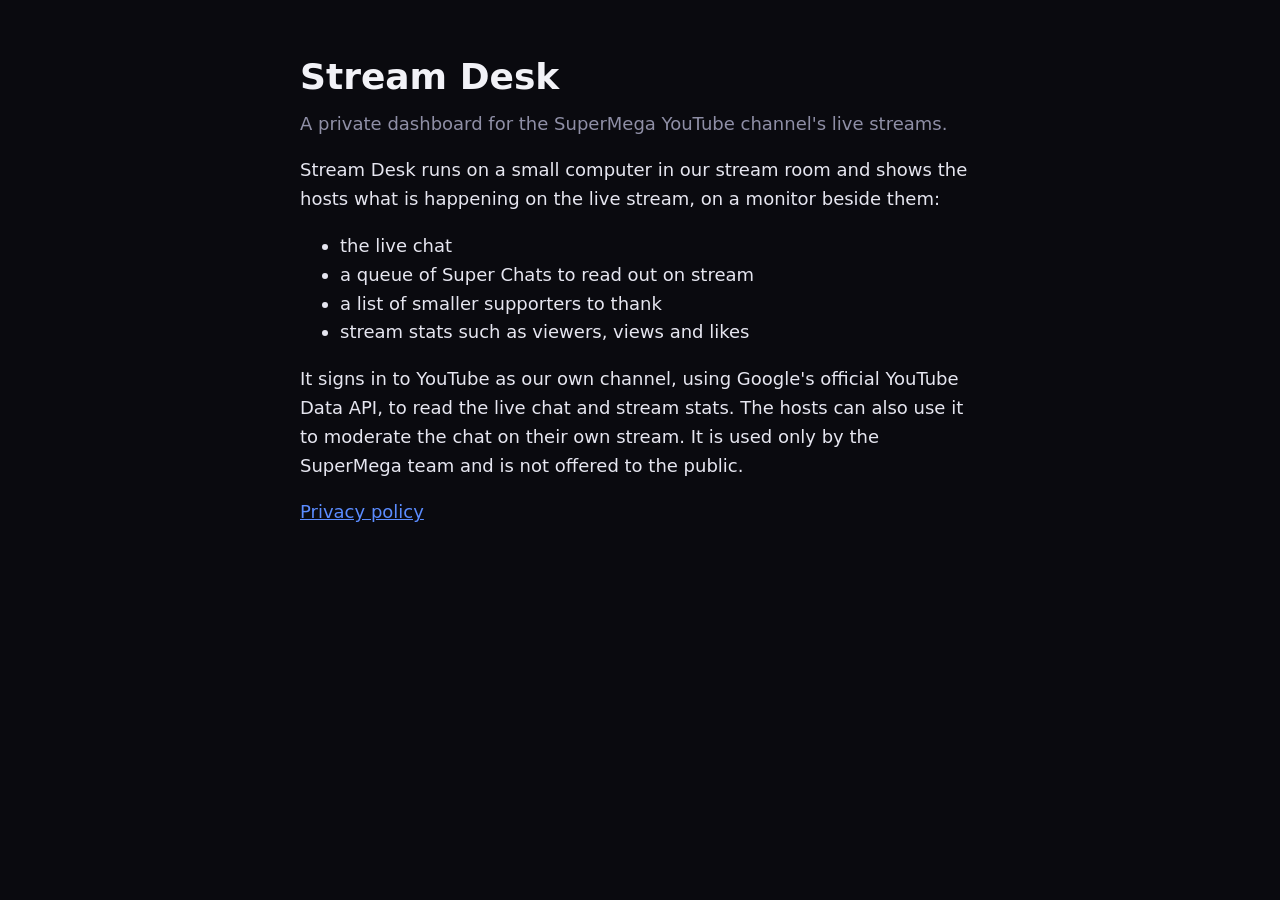
<file: index.html>
<!doctype html>
<html lang="en">
<head>
  <meta charset="utf-8">
  <meta name="viewport" content="width=device-width, initial-scale=1">
  <title>Stream Desk</title>
  <meta name="description" content="Stream Desk is a private live-stream dashboard for the SuperMega YouTube channel.">
  <link rel="stylesheet" href="style.css">
</head>
<body>
  <main>
    <h1>Stream Desk</h1>
    <p class="lead">A private dashboard for the SuperMega YouTube channel's live streams.</p>

    <p>Stream Desk runs on a small computer in our stream room and shows the hosts what is happening on the live stream, on a monitor beside them:</p>
    <ul>
      <li>the live chat</li>
      <li>a queue of Super Chats to read out on stream</li>
      <li>a list of smaller supporters to thank</li>
      <li>stream stats such as viewers, views and likes</li>
    </ul>

    <p>It signs in to YouTube as our own channel, using Google's official YouTube Data API, to read the live chat and stream stats. The hosts can also use it to moderate the chat on their own stream. It is used only by the SuperMega team and is not offered to the public.</p>

    <p><a href="privacy.html">Privacy policy</a></p>
  </main>
</body>
</html>
</file>
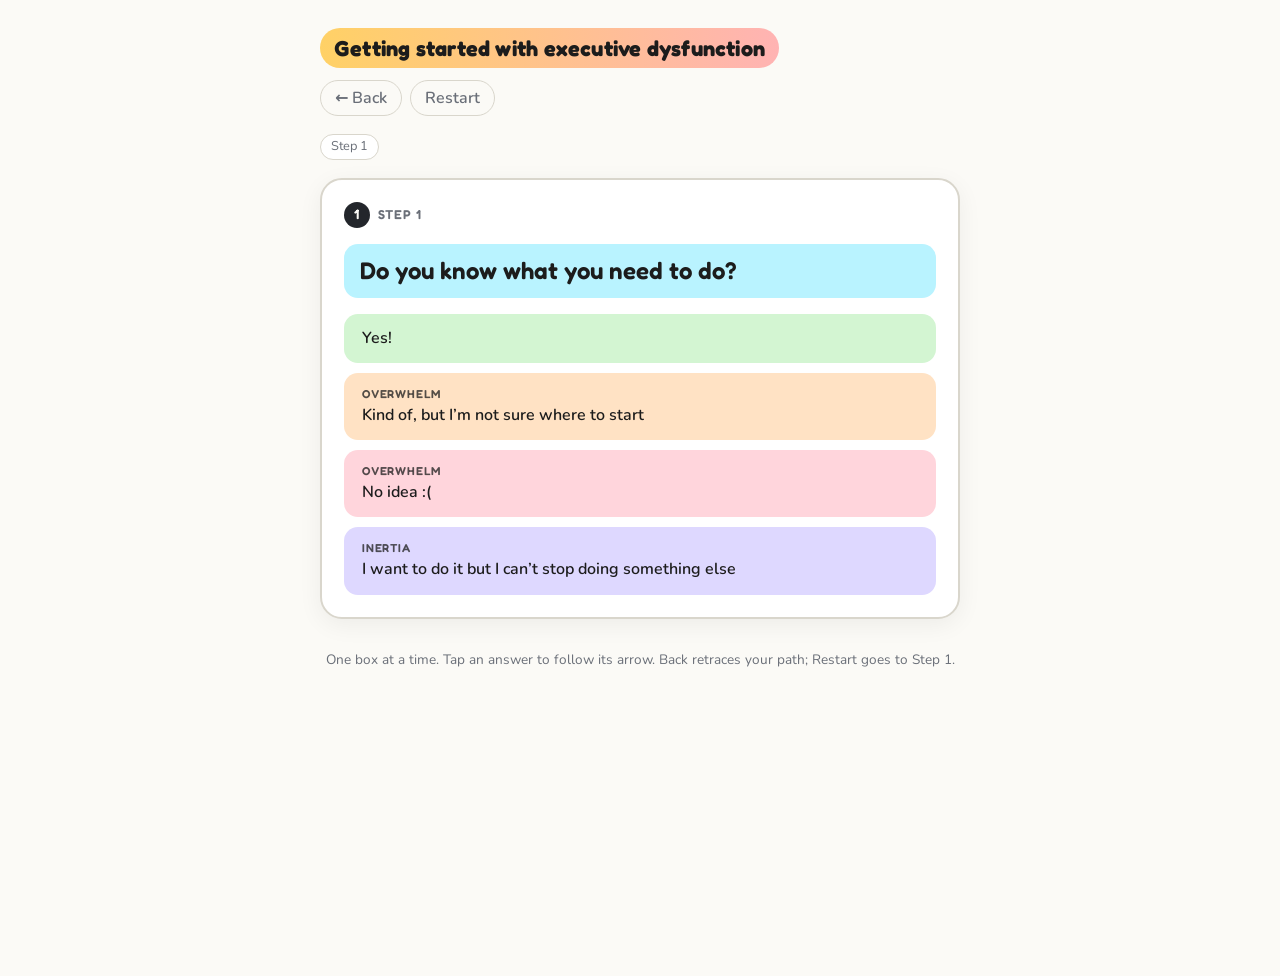
<file: adhd-flowchart/index.html>
<!doctype html>
<html lang="en">
<head>
<meta charset="utf-8">
<meta name="viewport" content="width=device-width, initial-scale=1, viewport-fit=cover">
<title>Getting Started Walkthrough</title>
<link rel="stylesheet" href="https://fonts.googleapis.com/css2?family=Fredoka:wght@500;600;700&family=Nunito:ital,wght@0,400;0,600;0,700;1,400&display=swap">
<style>
/* Layout: one card at a time, centered column, breadcrumb trail above, pastel node colors lifted from the paper chart */
:root{
  --bg:#fbfaf6; --fg:#23262b; --muted:#6a6f78; --card:#ffffff; --line:#d9d6cc;
  --accent:#ff9d3a; --accent-fg:#2a1a00;
  --c-step:#b9f3ff; --c-pink:#ffd5dc; --c-yellow:#f5f7b0; --c-green:#d3f5d2; --c-blue:#c6e2ff; --c-peach:#ffe2c4; --c-lilac:#ded8ff; --c-grey:#e6e6e6;
  --c-red:#ff8a8a;
  --display:"Fredoka","Nunito",system-ui,sans-serif; --body:"Nunito",system-ui,sans-serif;
}
@media (prefers-color-scheme: dark){:root:not([data-theme="light"]){
  --bg:#1b1d22; --fg:#f0eee8; --muted:#a3a7b0; --card:#262930; --line:#3a3e47;
  --accent:#ffb15c; --accent-fg:#2a1a00;
  --c-step:#1d5f6c; --c-pink:#6b3542; --c-yellow:#5e6128; --c-green:#2d5c33; --c-blue:#2e4c72; --c-peach:#6b4a2a; --c-lilac:#48417a; --c-grey:#444a52; --c-red:#8a3a3a;
  color-scheme:dark}}
:root[data-theme="dark"]{
  --bg:#1b1d22; --fg:#f0eee8; --muted:#a3a7b0; --card:#262930; --line:#3a3e47;
  --accent:#ffb15c; --accent-fg:#2a1a00;
  --c-step:#1d5f6c; --c-pink:#6b3542; --c-yellow:#5e6128; --c-green:#2d5c33; --c-blue:#2e4c72; --c-peach:#6b4a2a; --c-lilac:#48417a; --c-grey:#444a52; --c-red:#8a3a3a;
  color-scheme:dark}
html,body{height:100%}
body{background:var(--bg);color:var(--fg);font-family:var(--body);font-size:17px;line-height:1.5;
  padding-left:max(16px,env(safe-area-inset-left,0px));padding-right:max(16px,env(safe-area-inset-right,0px));padding-block:20px 48px}
.wrap{max-width:640px;margin:0 auto;display:flex;flex-direction:column;gap:18px}
header{display:flex;align-items:center;justify-content:space-between;gap:12px;flex-wrap:wrap}
h1{font-family:var(--display);font-weight:700;font-size:1.35rem;margin:0;letter-spacing:.01em;
  background:linear-gradient(90deg,#ffd166,#ffb3b3);color:#1c1c1c;padding:4px 14px;border-radius:999px;text-wrap:balance}
.hbtns{display:flex;gap:8px}
button{font-family:var(--body);font-size:1rem;cursor:pointer;border:0;border-radius:999px}
.ghost{background:transparent;color:var(--muted);border:1.5px solid var(--line);padding:6px 14px;font-weight:600}
.ghost:hover{color:var(--fg);border-color:var(--fg)}
.trail{display:flex;flex-wrap:wrap;gap:6px;font-size:.8rem;color:var(--muted);min-height:1.2em}
.trail span{background:var(--card);border:1px solid var(--line);border-radius:999px;padding:2px 10px}
.card{background:var(--card);border:2px solid var(--line);border-radius:22px;padding:22px;display:flex;flex-direction:column;gap:16px;
  box-shadow:0 6px 24px rgba(0,0,0,.06);min-width:0}
.eyebrow{font-family:var(--display);font-weight:600;font-size:.8rem;letter-spacing:.08em;text-transform:uppercase;color:var(--muted);display:flex;align-items:center;gap:8px}
.eyebrow .num{display:inline-grid;place-items:center;width:26px;height:26px;border-radius:50%;background:var(--fg);color:var(--bg);font-size:.85rem}
.title{font-family:var(--display);font-weight:600;font-size:1.5rem;line-height:1.25;margin:0;padding:12px 16px;border-radius:14px;text-wrap:balance;color:#1c1c1c}
:root[data-theme="dark"] .title{color:var(--fg)}
@media (prefers-color-scheme: dark){:root:not([data-theme="light"]) .title{color:var(--fg)}}
.body{margin:0;color:var(--fg)}
ul.skills{margin:0;padding-left:1.2em;display:flex;flex-direction:column;gap:8px}
ul.skills b{font-weight:700}
.opts{display:flex;flex-direction:column;gap:10px}
.opt{text-align:left;padding:12px 16px;border-radius:14px;border:2px solid transparent;font-weight:600;font-size:1rem;line-height:1.35;color:#1c1c1c;
  display:flex;align-items:center;gap:10px;transition:transform .08s ease}
:root[data-theme="dark"] .opt{color:var(--fg)}
@media (prefers-color-scheme: dark){:root:not([data-theme="light"]) .opt{color:var(--fg)}}
.opt:hover{transform:translateX(3px);border-color:var(--fg)}
.opt:focus-visible,.ghost:focus-visible{outline:3px solid var(--accent);outline-offset:2px}
.opt small{font-weight:400;color:inherit;opacity:.8;display:block}
.opt .lab{font-family:var(--display);font-size:.72rem;text-transform:uppercase;letter-spacing:.07em;opacity:.75;display:block;margin-bottom:2px}
.opt.gohell{background:var(--accent);color:var(--accent-fg)!important}
.end{text-align:center;display:flex;flex-direction:column;gap:14px;align-items:center}
.burst{font-family:var(--display);font-weight:700;font-size:1.9rem;line-height:1.1;padding:28px 24px;color:#1c1c1c;
  clip-path:polygon(50% 0%,61% 12%,76% 6%,80% 21%,96% 24%,91% 38%,100% 50%,91% 62%,96% 76%,80% 79%,76% 94%,61% 88%,50% 100%,39% 88%,24% 94%,20% 79%,4% 76%,9% 62%,0% 50%,9% 38%,4% 24%,20% 21%,24% 6%,39% 12%);
  aspect-ratio:1;max-width:100%;width:min(100%,300px);display:grid;place-items:center;text-wrap:balance}
.foot{font-size:.85rem;color:var(--muted);text-align:center;line-height:1.4}
.foot a{color:inherit}
.bg-step{background:var(--c-step)} .bg-pink{background:var(--c-pink)} .bg-yellow{background:var(--c-yellow)} .bg-green{background:var(--c-green)}
.bg-blue{background:var(--c-blue)} .bg-peach{background:var(--c-peach)} .bg-lilac{background:var(--c-lilac)} .bg-grey{background:var(--c-grey)} .bg-red{background:var(--c-red)} .bg-accent{background:var(--accent)}
@media (prefers-reduced-motion: reduce){.opt{transition:none}.opt:hover{transform:none}}
</style>
</head>
<body>

<div class="wrap">
  <header>
    <h1>Getting started with executive dysfunction</h1>
    <div class="hbtns">
      <button class="ghost" id="back" type="button">← Back</button>
      <button class="ghost" id="restart" type="button">Restart</button>
    </div>
  </header>
  <div class="trail" id="trail" aria-label="Path so far"></div>
  <main class="card" id="card" aria-live="polite"></main>
  <p class="foot">One box at a time. Tap an answer to follow its arrow. Back retraces your path; Restart goes to Step 1.</p>
</div>

<script>
// Every node is one box on the chart. opts = [label, nextId, color, sublabel]
const N = {
  s1:{step:1,color:'bg-step',q:'Do you know what you need to do?',opts:[
    ['Yes!','s2','bg-green'],
    ['Kind of, but I’m not sure where to start','prioritize','bg-peach','Overwhelm'],
    ['No idea :(','prioritize','bg-pink','Overwhelm'],
    ['I want to do it but I can’t stop doing something else','inertia','bg-lilac','Inertia']]},
  prioritize:{color:'bg-blue',q:'Prioritize',skills:[
    '<b>Use an important / urgent matrix</b>',
    '<b>Pick the top 3 things</b> or just 1 next thing'],opts:[
    ['I know what to do now!','s2','bg-green'],
    ['I still don’t know…','breakdown','bg-pink','Overwhelm']]},
  breakdown:{color:'bg-blue',q:'Break it down',skills:[
    '<b>Use Goblin Tools</b> (goblin.tools) to split it into steps',
    'What’s the <b>smallest, easiest, measurable</b> first step?'],opts:[
    ['I know what to do now!','s2','bg-green'],
    ['I still don’t know :(','revisit','bg-pink'],
    ['It still feels too hard or like too much','wellbeing','bg-peach']]},
  revisit:{color:'bg-lilac',q:'Take a step back',body:'Revisit previous to-do lists, ask someone for help, or take a walk or a break to think about it. Then come back to Step 1.',opts:[
    ['Go to Step 1','s1','bg-step']]},
  s2:{step:2,color:'bg-step',q:'Can you start the task?',opts:[
    ['Yes!','hell','bg-green'],
    ['No, that’s why I’m using this','s3','bg-pink']]},
  s3:{step:3,color:'bg-step',q:'Why are you having trouble getting started?',opts:[
    ['I don’t want to do it','tenmin','bg-pink','Motivation'],
    ['I really want to do something else specifically','impulses','bg-yellow','Impulse control'],
    ['I feel bad, upset, gross','wellbeing','bg-peach','Sensory & emotional regulation'],
    ['It feels too hard or I’m afraid of failing','breakdown','bg-pink','Perfectionism'],
    ['I don’t know how to do it','breakdown','bg-peach','Paralysis'],
    ['Not sure why','mindfulness','bg-lilac','???']]},
  tenmin:{color:'bg-blue',q:'Can you do it for just 10 minutes?',opts:[
    ['Yeah, that sounds doable','hell','bg-green'],
    ['That still sounds bad','why','bg-pink']]},
  why:{color:'bg-blue',q:'Why?',opts:[
    ['It’s an unpleasant or arduous task','tolerable','bg-pink'],
    ['I’m worried I’ll fail','breakdown','bg-peach']]},
  tolerable:{color:'bg-blue',q:'Make it more tolerable',skills:[
    '<b>Listen</b> to music or an audiobook',
    '<b>Accommodate the task</b> to make it less bad',
    '<b>Pretend to be excited</b> about it, <b>find the fun</b>',
    '<b>Decide on a reward</b> for after',
    '<b>Change of scenery</b>',
    '<b>Wear the “Scientist Hat”</b> — they do this task!',
    '<b>Body double</b> with a friend'],opts:[
    ['One of those worked!','hell','bg-green'],
    ['This didn’t help','dopamine','bg-pink']]},
  dopamine:{color:'bg-blue',q:'DIY dopamine',skills:[
    '<b>Dance break</b> with a fun song',
    '<b>Delicious snack</b>',
    '<b>Exercise:</b> 60 seconds of jumping jacks',
    '<b>Stretch</b>',
    '<b>Novelty:</b> change your position or environment'],opts:[
    ['I can start the task now!','hell','bg-green'],
    ['It isn’t helping','s4','bg-pink']]},
  mindfulness:{color:'bg-blue',q:'Mindfulness',body:'Take 5 minutes to sit quietly and consider why. How about now?',opts:[
    ['I know why now!','s3','bg-green'],
    ['I still don’t know…','wellbeing','bg-peach']]},
  wellbeing:{color:'bg-blue',q:'Wellbeing',body:'Are your physical and emotional needs met right now?',opts:[
    ['Needs are met!','s4','bg-green'],
    ['No, it’s emotional','emotional','bg-grey','Social interaction, managing shame, fear, anxiety, etc'],
    ['No, it’s physical','physical','bg-grey','Meds, food, rest, sensory, water, movement, etc']]},
  emotional:{color:'bg-lilac',q:'Use DBT skills',skills:[
    '<b>Check the facts</b> — does the emotion fit the situation?',
    '<b>Opposite action</b> — do the opposite of what the emotion urges',
    '<b>Loving kindness</b> toward yourself'],opts:[
    ['Done. Go to Step 2','s2','bg-step']]},
  physical:{color:'bg-blue',q:'Can the need be met right now, even partially?',opts:[
    ['Yes!','attend','bg-green'],
    ['The need can’t be met','s4','bg-pink']]},
  attend:{color:'bg-lilac',q:'Attend to the need',body:'Meet it as much as you can right now, then come back.',opts:[
    ['Go to Step 2','s2','bg-step']]},
  inertia:{color:'bg-blue',q:'Interrupt inertia',skills:[
    '<b>Create interruptions:</b> drink lots of water, content blockers, etc',
    '<b>Stop what you’re doing for just 5 minutes</b>',
    '<b>Drink water</b> so you get up to pee',
    '<b>Put on a content blocker</b>',
    '<b>Get into an uncomfortable position</b> so you’re more likely to get up',
    '<b>Set a recurring alarm</b> to check in: do you want to be doing this?',
    '<b>Ask for help</b> to interrupt the task',
    '<b>Set up accountability</b> from others',
    '<b>Make grumbling noises</b> about it',
    '<b>Pretend you’re teaching</b> someone ADHD skills and verbally explain how you overcome paralysis'],opts:[
    ['I can start the task now!','hell','bg-green'],
    ['I got unstuck, but I still need help starting','s3','bg-peach'],
    ['These didn’t help','s4','bg-pink']]},
  impulses:{color:'bg-blue',q:'Resist impulses',skills:[
    '<b>Name the emotion, impulse, and need.</b> “I’m feeling grumpy, so I want to give up. I need to have a snack and take a break.”',
    '<b>Create physical distance</b> from the thing',
    '<b>Create a gap.</b> Wait just 5 minutes before acting',
    '<b>Look back:</b> during those 5 minutes, think about the last time you acted on this impulse. (“Last time I ___, I felt ___ / ___ happened”)',
    '<b>Look forward:</b> “How will I feel if I follow X impulse?” and “How will I feel if I don’t?” (let there be good feelings about that one too!)',
    '<b>Find an out:</b> add a natural stopping point — drink lots of water so you need to pee, or set a content blocker to start in 15 minutes',
    '<b>Plan an interruption</b> or ask a friend for help interrupting',
    '<b>Make it harder</b> to follow the impulse — delete apps, hide things, etc',
    '<b>Set a recurring alarm</b> to check in: do you want to be doing this?',
    '<b>Set up accountability</b> with others',
    '<b>Follow the dopamine</b> and replace it with something shorter or more contained — rather than play the game, do the task but get a snack from the vending machine after',
    '<b>Pretend you’re teaching</b> someone ADHD skills and verbally explain how you resist impulses'],opts:[
    ['One of those worked!','hell','bg-green'],
    ['I’m sort of resisting the impulse, but not starting the task','sortof','bg-peach'],
    ['I still can’t resist, I really really want to do the thing','cantresist','bg-pink']]},
  sortof:{color:'bg-lilac',q:'Nudge yourself over the line',body:'Create a harmless but immediate problem: toss your phone across the room, knock over a glass of water. Then go to Step 4.',opts:[
    ['Go to Step 4','s4','bg-step']]},
  cantresist:{color:'bg-pink',q:'Okay. Which is it?',opts:[
    ['I’ll do the DBT worksheet on willfulness','willful','bg-lilac'],
    ['I don’t want to, I really want to do this thing instead and I don’t want to bother with skills','plead','bg-red']]},
  willful:{color:'bg-lilac',q:'DBT worksheet on willfulness',body:'Willfulness is refusing to do what the moment needs. Fill out the worksheet, then come back.',opts:[
    ['Done. Go to Step 4','s4','bg-step']]},
  plead:{color:'bg-pink',q:'Please go to Step 4?',opts:[
    ['I don’t want to!!','no','bg-red'],
    ['Fine.','s4','bg-step']]},
  no:{color:'bg-red',q:'No!!!',body:'The flowchart will wait.',opts:[
    ['Fine.','s4','bg-step'],
    ['Still no.','plead','bg-red']]},
  s4:{step:4,color:'bg-step',q:'Are there other reasons you can’t start the task?',opts:[
    ['Nope','s5','bg-green'],
    ['Yes','honest','bg-pink']]},
  honest:{color:'bg-peach',q:'Did you actually follow or try the suggestions on the flowchart?',opts:[
    ['I did, I promise!','s5','bg-green'],
    ['I may have skipped some','again','bg-pink']]},
  again:{color:'bg-lilac',q:'Go through the flowchart again',body:'Solve those other reasons first, this time trying the suggestions for real.',opts:[
    ['Back to Step 1','s1','bg-step']]},
  s5:{step:5,color:'bg-step',q:'Do YOU need to complete the task RIGHT NOW? Can you get an extension or make more time?',opts:[
    ['It can wait','reschedule','bg-green'],
    ['No flexibility','delegate','bg-pink']]},
  reschedule:{end:true,color:'bg-lilac',q:'Set another day or time to complete the task',body:'Put it on the calendar right now, while it’s in front of you. Then you’re done for today.'},
  delegate:{color:'bg-blue',q:'Can the task be delegated? Can someone else help you?',opts:[
    ['Yes!','askhelp','bg-green'],
    ['Nope','partial','bg-pink']]},
  askhelp:{end:true,color:'bg-lilac',q:'Ask for help!',body:'Message them now. Be specific about what you need and by when.'},
  partial:{color:'bg-blue',q:'Can you do the task partially or badly?',opts:[
    ['Yes!','halfass','bg-green'],
    ['No, it’s high-stakes','worth','bg-pink']]},
  halfass:{end:true,color:'bg-lilac',q:'Half-ass it.',body:'Something is better than nothing!'},
  worth:{color:'bg-blue',q:'Is it really worth pushing yourself to do it anyway?',opts:[
    ['It’s worth it','doit','bg-green'],
    ['Not worth suffering for','accept','bg-pink']]},
  doit:{end:true,color:'bg-lilac',q:'Do the task.',body:'Use distress tolerance skills and harm reduction tools to minimize its impact on you.'},
  accept:{end:true,color:'bg-lilac',q:'Practice radical acceptance.',body:'This task may not get done right now. It might feel like a catastrophe, but it’ll be okay.'},
  hell:{end:true,burst:true,q:'Hell yeah, get started!'}
};

const card=document.getElementById('card'),trail=document.getElementById('trail');
let path=['s1'];
try{const saved=JSON.parse(localStorage.getItem('ed-path')||'null');if(Array.isArray(saved)&&saved.every(id=>N[id]))path=saved;}catch(e){}

function render(){
  const id=path[path.length-1],n=N[id];
  card.innerHTML='';
  if(n.burst){
    card.className='card end';
    const b=document.createElement('div');b.className='burst bg-accent';b.textContent=n.q;card.appendChild(b);
    const p=document.createElement('p');p.className='body';p.textContent='You found your way through. Go do the thing.';card.appendChild(p);
    const r=document.createElement('button');r.className='opt bg-step';r.textContent='Start over for the next task';r.onclick=()=>go('s1',true);card.appendChild(r);
  } else {
    card.className='card';
    const e=document.createElement('div');e.className='eyebrow';
    if(n.step){e.innerHTML='<span class="num">'+n.step+'</span> Step '+n.step;}
    else if(n.end){e.textContent='Where this path ends';}
    else if(n.skills){e.textContent='Try these';}
    else{e.textContent='Follow the arrow';}
    card.appendChild(e);
    const t=document.createElement('h2');t.className='title '+n.color;t.textContent=n.q;card.appendChild(t);
    if(n.body){const p=document.createElement('p');p.className='body';p.textContent=n.body;card.appendChild(p);}
    if(n.skills){const ul=document.createElement('ul');ul.className='skills';n.skills.forEach(s=>{const li=document.createElement('li');li.innerHTML=s;ul.appendChild(li);});card.appendChild(ul);}
    const o=document.createElement('div');o.className='opts';
    if(n.end){
      const r=document.createElement('button');r.className='opt bg-step';r.textContent='Start over';r.onclick=()=>go('s1',true);o.appendChild(r);
    } else {
      n.opts.forEach(([label,next,color,sub])=>{
        const b=document.createElement('button');b.className='opt '+(next==='hell'?'gohell':color);b.type='button';
        b.innerHTML=(sub?'<span><span class="lab">'+sub+'</span>'+label+'</span>':'<span>'+label+'</span>');
        b.onclick=()=>go(next);o.appendChild(b);});
    }
    card.appendChild(o);
  }
  trail.innerHTML='';
  path.forEach(pid=>{const s=document.createElement('span');const m=N[pid];s.textContent=m.step?'Step '+m.step:(m.q.length>28?m.q.slice(0,26)+'…':m.q);trail.appendChild(s);});
  document.getElementById('back').disabled=path.length<2;
  try{localStorage.setItem('ed-path',JSON.stringify(path));}catch(e){}
  window.scrollTo({top:0,behavior:'instant'});
}
function go(id,reset){ if(reset)path=[id]; else path.push(id); render(); }
document.getElementById('back').onclick=()=>{if(path.length>1){path.pop();render();}};
document.getElementById('restart').onclick=()=>go('s1',true);
render();
</script>
</body>
</html>
</file>
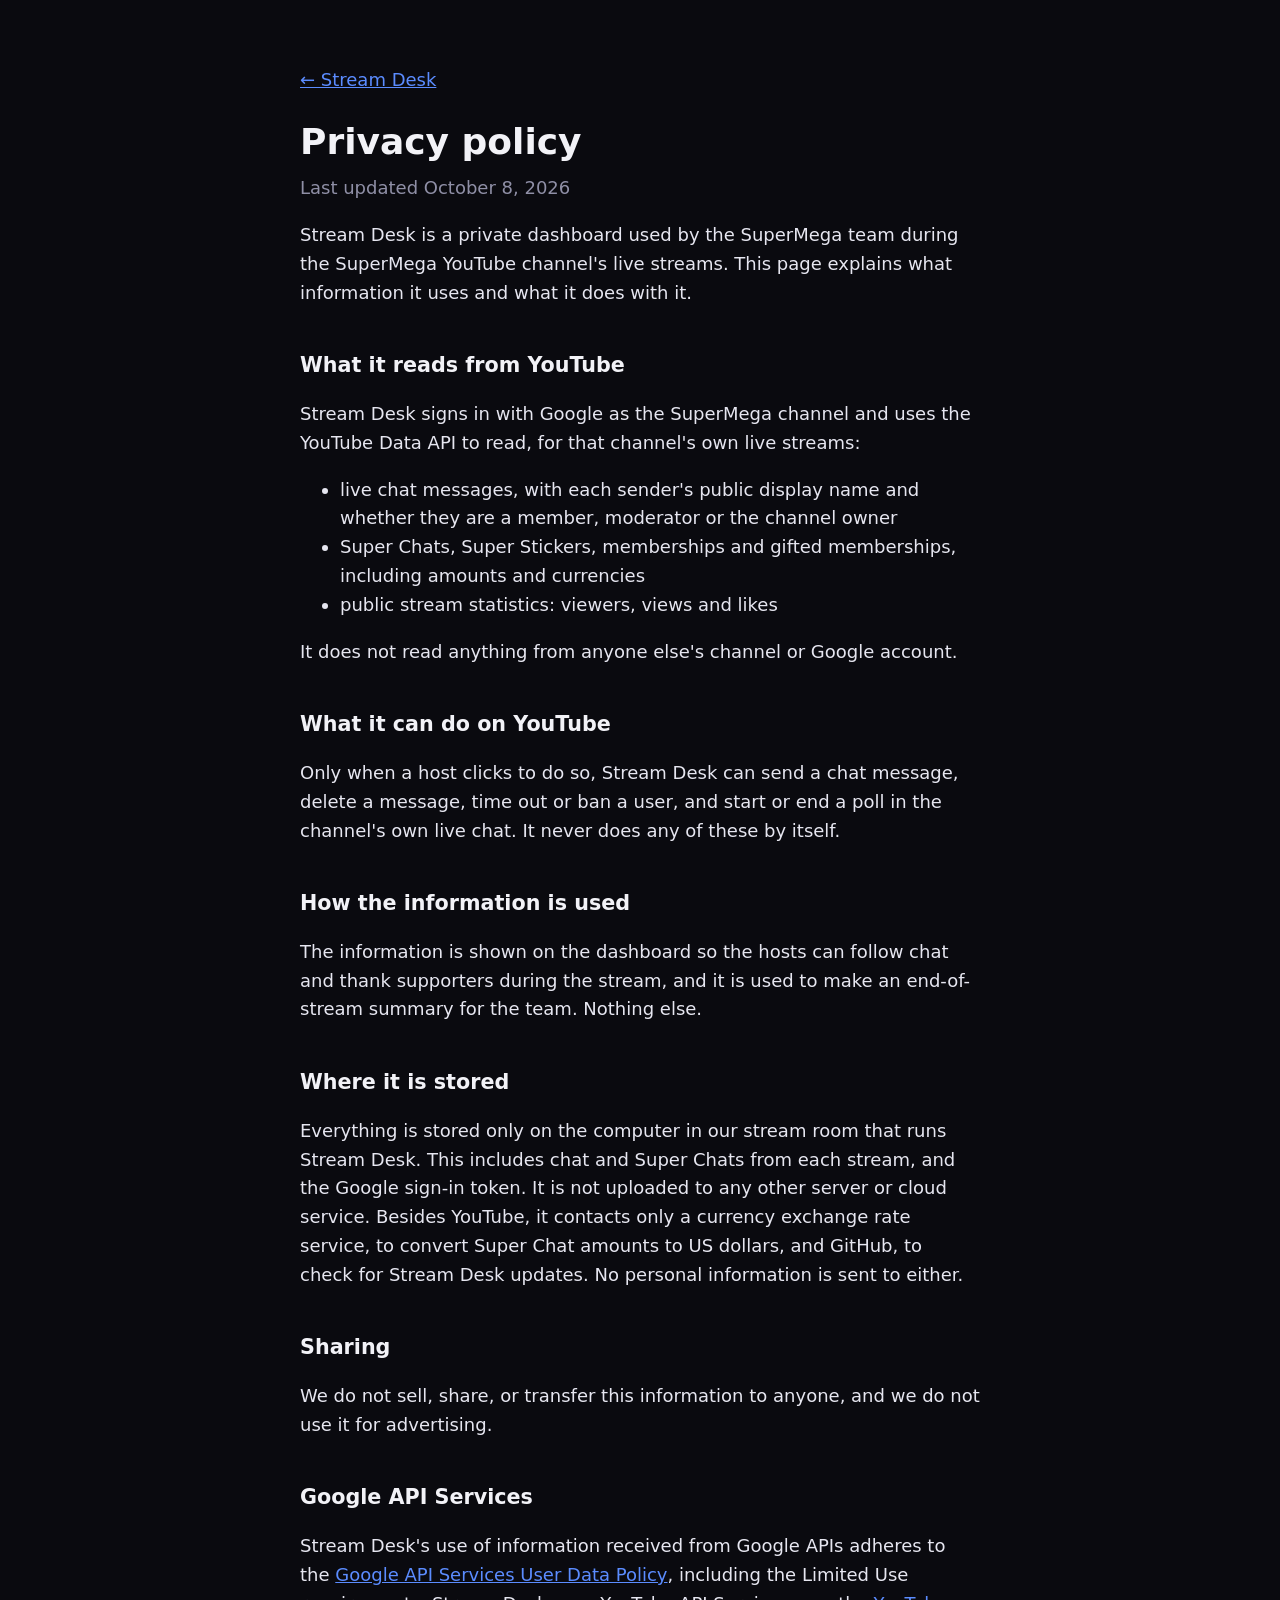
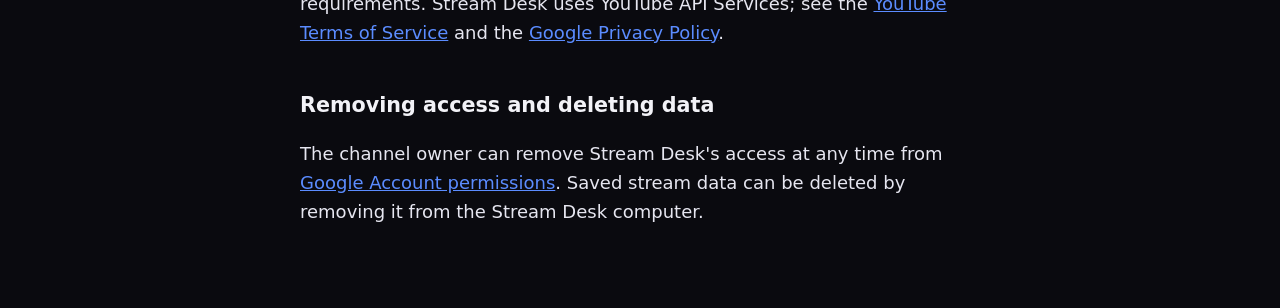
<file: privacy.html>
<!doctype html>
<html lang="en">
<head>
  <meta charset="utf-8">
  <meta name="viewport" content="width=device-width, initial-scale=1">
  <title>Stream Desk Privacy Policy</title>
  <link rel="stylesheet" href="style.css">
</head>
<body>
  <main>
    <p><a href="./">&larr; Stream Desk</a></p>
    <h1>Privacy policy</h1>
    <p class="lead">Last updated October 8, 2026</p>

    <p>Stream Desk is a private dashboard used by the SuperMega team during the SuperMega YouTube channel's live streams. This page explains what information it uses and what it does with it.</p>

    <h2>What it reads from YouTube</h2>
    <p>Stream Desk signs in with Google as the SuperMega channel and uses the YouTube Data API to read, for that channel's own live streams:</p>
    <ul>
      <li>live chat messages, with each sender's public display name and whether they are a member, moderator or the channel owner</li>
      <li>Super Chats, Super Stickers, memberships and gifted memberships, including amounts and currencies</li>
      <li>public stream statistics: viewers, views and likes</li>
    </ul>
    <p>It does not read anything from anyone else's channel or Google account.</p>

    <h2>What it can do on YouTube</h2>
    <p>Only when a host clicks to do so, Stream Desk can send a chat message, delete a message, time out or ban a user, and start or end a poll in the channel's own live chat. It never does any of these by itself.</p>

    <h2>How the information is used</h2>
    <p>The information is shown on the dashboard so the hosts can follow chat and thank supporters during the stream, and it is used to make an end-of-stream summary for the team. Nothing else.</p>

    <h2>Where it is stored</h2>
    <p>Everything is stored only on the computer in our stream room that runs Stream Desk. This includes chat and Super Chats from each stream, and the Google sign-in token. It is not uploaded to any other server or cloud service. Besides YouTube, it contacts only a currency exchange rate service, to convert Super Chat amounts to US dollars, and GitHub, to check for Stream Desk updates. No personal information is sent to either.</p>

    <h2>Sharing</h2>
    <p>We do not sell, share, or transfer this information to anyone, and we do not use it for advertising.</p>

    <h2>Google API Services</h2>
    <p>Stream Desk's use of information received from Google APIs adheres to the <a href="https://developers.google.com/terms/api-services-user-data-policy">Google API Services User Data Policy</a>, including the Limited Use requirements. Stream Desk uses YouTube API Services; see the <a href="https://www.youtube.com/t/terms">YouTube Terms of Service</a> and the <a href="https://policies.google.com/privacy">Google Privacy Policy</a>.</p>

    <h2>Removing access and deleting data</h2>
    <p>The channel owner can remove Stream Desk's access at any time from <a href="https://myaccount.google.com/permissions">Google Account permissions</a>. Saved stream data can be deleted by removing it from the Stream Desk computer.</p>
  </main>
</body>
</html>
</file>
<file: style.css>
:root {
  color-scheme: dark;
  --bg: #0a0a0f;
  --text: #e6e6f0;
  --muted: #8f8fa6;
  --link: #5b8cff;
}

body {
  margin: 0;
  background: var(--bg);
  color: var(--text);
  font: 18px/1.6 system-ui, -apple-system, "Segoe UI", sans-serif;
}

main {
  max-width: 680px;
  margin: 0 auto;
  padding: 48px 16px 64px;
}

h1 { color: #f2f2f7; margin: 0 0 4px; }
h2 { color: #f2f2f7; font-size: 1.15em; margin-top: 2em; }
.lead { color: var(--muted); margin-top: 0; }
a { color: var(--link); }
</file>
